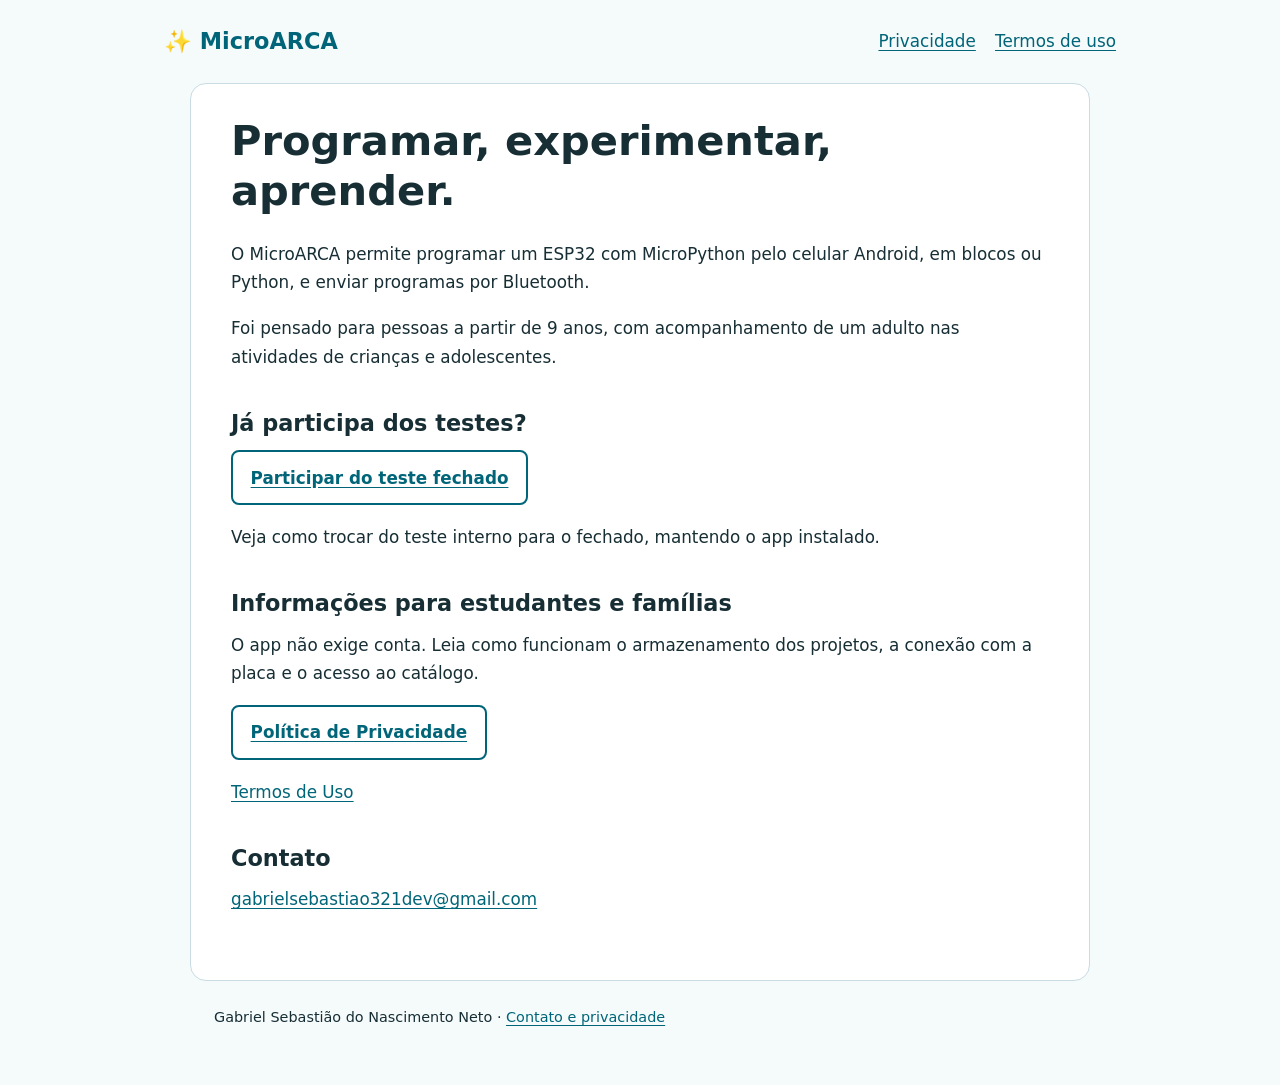
<file: index.html>
<!doctype html>
<html lang="pt-BR"><head><meta charset="utf-8"><meta name="viewport" content="width=device-width,initial-scale=1">
<title>Projeto educacional — MicroARCA</title><meta name="description" content="Informações do projeto educacional MicroARCA.">
<link rel="stylesheet" href="./style.css"></head><body>
<header><a href="./index.html">✨ MicroARCA</a><nav aria-label="Documentos"><a href="./privacidade/">Privacidade</a><a href="./termos/">Termos de uso</a></nav></header>
<main><h1>Programar, experimentar, aprender.</h1>
<p>O MicroARCA permite programar um ESP32 com MicroPython pelo celular Android, em blocos ou Python, e enviar programas por Bluetooth.</p>
<p>Foi pensado para pessoas a partir de 9 anos, com acompanhamento de um adulto nas atividades de crianças e adolescentes.</p>
<h2>Já participa dos testes?</h2><p><a class="primary" href="teste/">Participar do teste fechado</a></p><p>Veja como trocar do teste interno para o fechado, mantendo o app instalado.</p>
<h2>Informações para estudantes e famílias</h2><p>O app não exige conta. Leia como funcionam o armazenamento dos projetos, a conexão com a placa e o acesso ao catálogo.</p>
<p><a class="primary" href="privacidade/">Política de Privacidade</a></p><p><a href="termos/">Termos de Uso</a></p>
<h2>Contato</h2><p><a href="mailto:gabrielsebastiao321dev@gmail.com">gabrielsebastiao321dev@gmail.com</a></p></main><footer>Gabriel Sebastião do Nascimento Neto · <a href="mailto:gabrielsebastiao321dev@gmail.com">Contato e privacidade</a></footer></body></html>
</file>
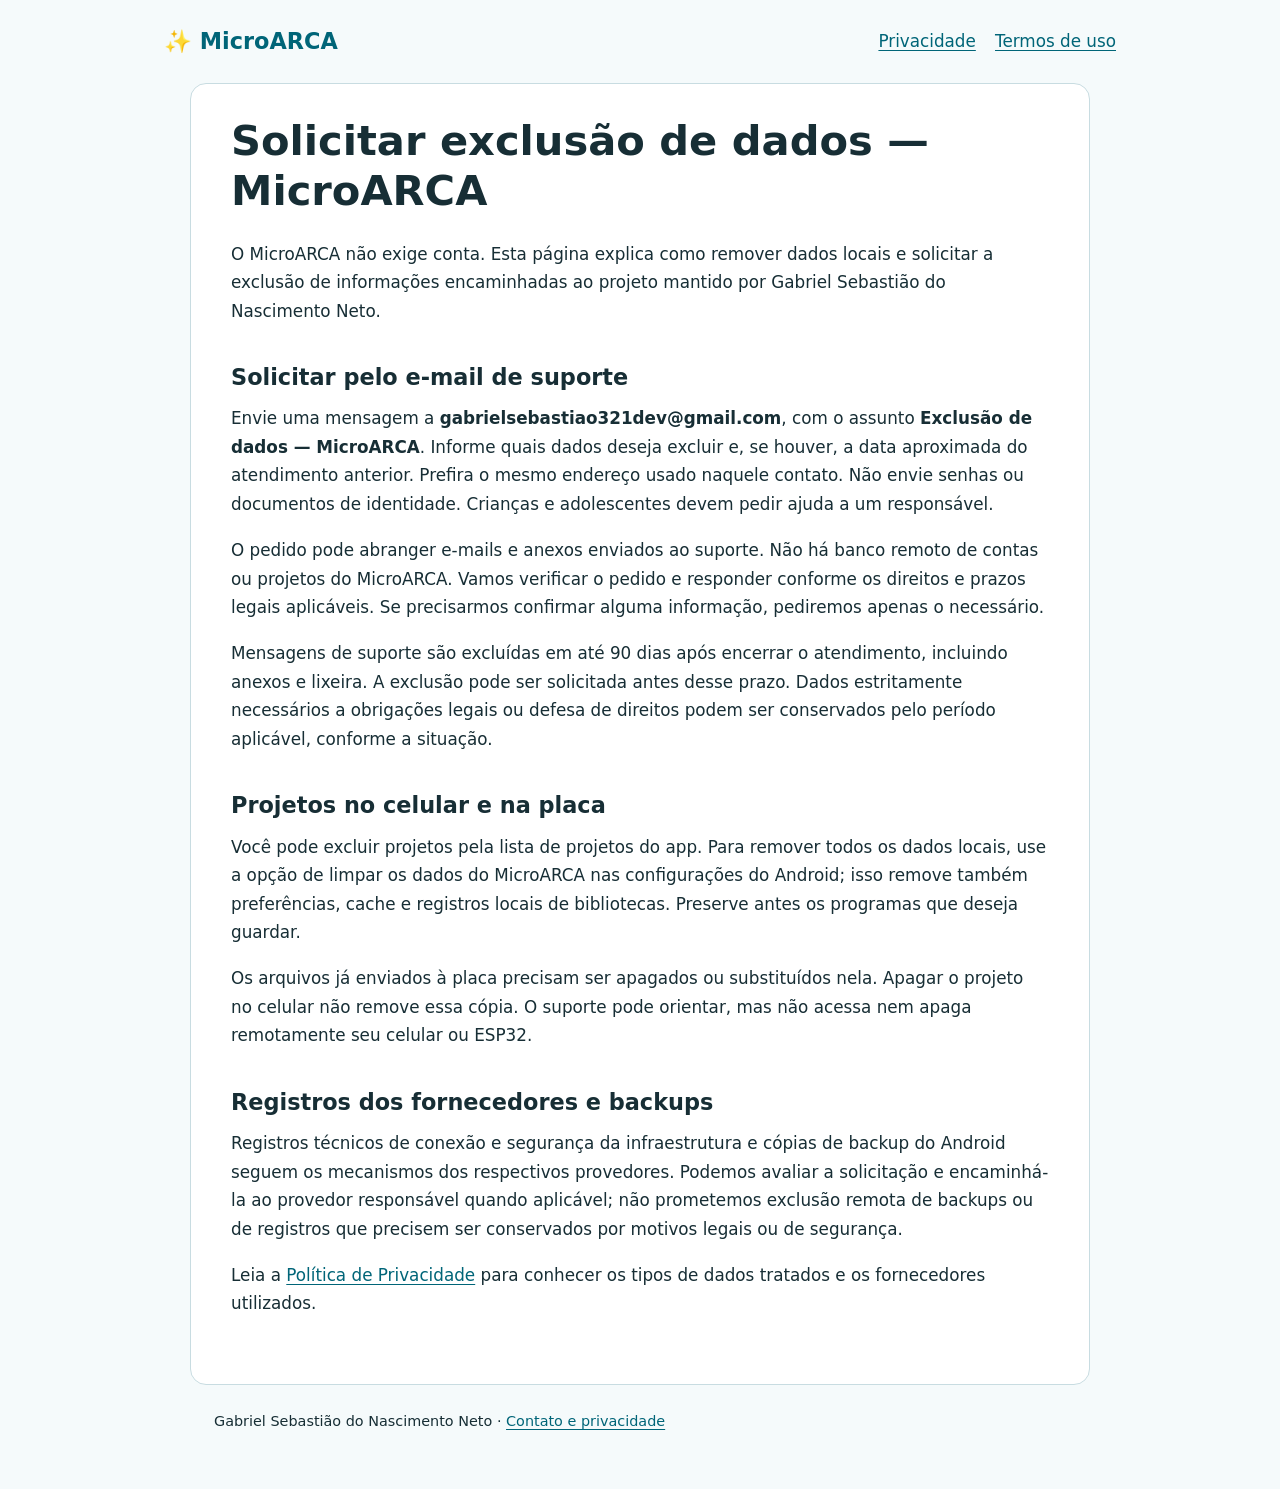
<file: exclusao/index.html>
<!doctype html>
<html lang="pt-BR"><head><meta charset="utf-8"><meta name="viewport" content="width=device-width,initial-scale=1">
<title>Solicitar exclusão de dados — MicroARCA</title><meta name="description" content="Informações do projeto educacional MicroARCA.">
<link rel="stylesheet" href="../style.css"></head><body>
<header><a href="../index.html">✨ MicroARCA</a><nav aria-label="Documentos"><a href="../privacidade/">Privacidade</a><a href="../termos/">Termos de uso</a></nav></header>
<main><h1>Solicitar exclusão de dados — MicroARCA</h1>
<p>O MicroARCA não exige conta. Esta página explica como remover dados locais e solicitar a exclusão de informações encaminhadas ao projeto mantido por Gabriel Sebastião do Nascimento Neto.</p>
<h2>Solicitar pelo e-mail de suporte</h2>
<p>Envie uma mensagem a <strong>gabrielsebastiao321dev@gmail.com</strong>, com o assunto <strong>Exclusão de dados — MicroARCA</strong>. Informe quais dados deseja excluir e, se houver, a data aproximada do atendimento anterior. Prefira o mesmo endereço usado naquele contato. Não envie senhas ou documentos de identidade. Crianças e adolescentes devem pedir ajuda a um responsável.</p>
<p>O pedido pode abranger e-mails e anexos enviados ao suporte. Não há banco remoto de contas ou projetos do MicroARCA. Vamos verificar o pedido e responder conforme os direitos e prazos legais aplicáveis. Se precisarmos confirmar alguma informação, pediremos apenas o necessário.</p>
<p>Mensagens de suporte são excluídas em até 90 dias após encerrar o atendimento, incluindo anexos e lixeira. A exclusão pode ser solicitada antes desse prazo. Dados estritamente necessários a obrigações legais ou defesa de direitos podem ser conservados pelo período aplicável, conforme a situação.</p>
<h2>Projetos no celular e na placa</h2>
<p>Você pode excluir projetos pela lista de projetos do app. Para remover todos os dados locais, use a opção de limpar os dados do MicroARCA nas configurações do Android; isso remove também preferências, cache e registros locais de bibliotecas. Preserve antes os programas que deseja guardar.</p>
<p>Os arquivos já enviados à placa precisam ser apagados ou substituídos nela. Apagar o projeto no celular não remove essa cópia. O suporte pode orientar, mas não acessa nem apaga remotamente seu celular ou ESP32.</p>
<h2>Registros dos fornecedores e backups</h2>
<p>Registros técnicos de conexão e segurança da infraestrutura e cópias de backup do Android seguem os mecanismos dos respectivos provedores. Podemos avaliar a solicitação e encaminhá-la ao provedor responsável quando aplicável; não prometemos exclusão remota de backups ou de registros que precisem ser conservados por motivos legais ou de segurança.</p>
<p>Leia a <a href="../privacidade/">Política de Privacidade</a> para conhecer os tipos de dados tratados e os fornecedores utilizados.</p></main><footer>Gabriel Sebastião do Nascimento Neto · <a href="mailto:gabrielsebastiao321dev@gmail.com">Contato e privacidade</a></footer></body></html>
</file>
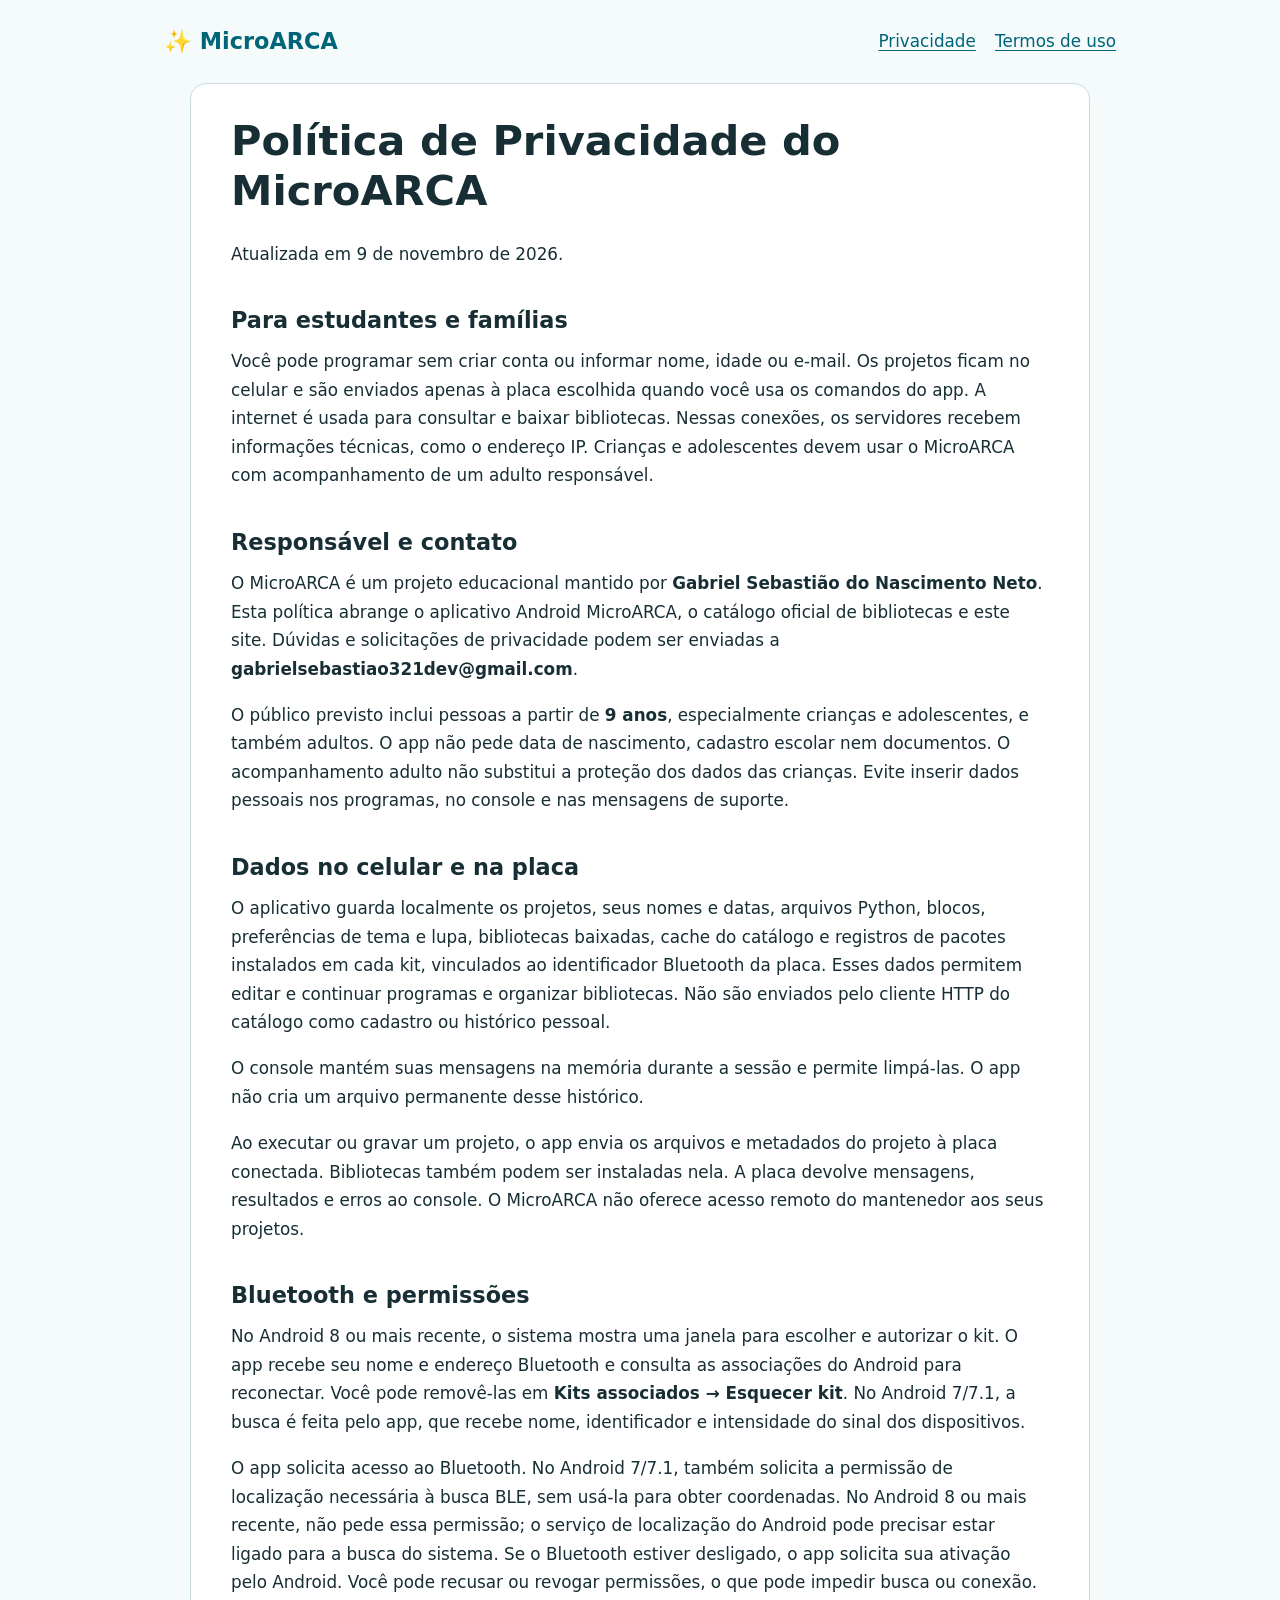
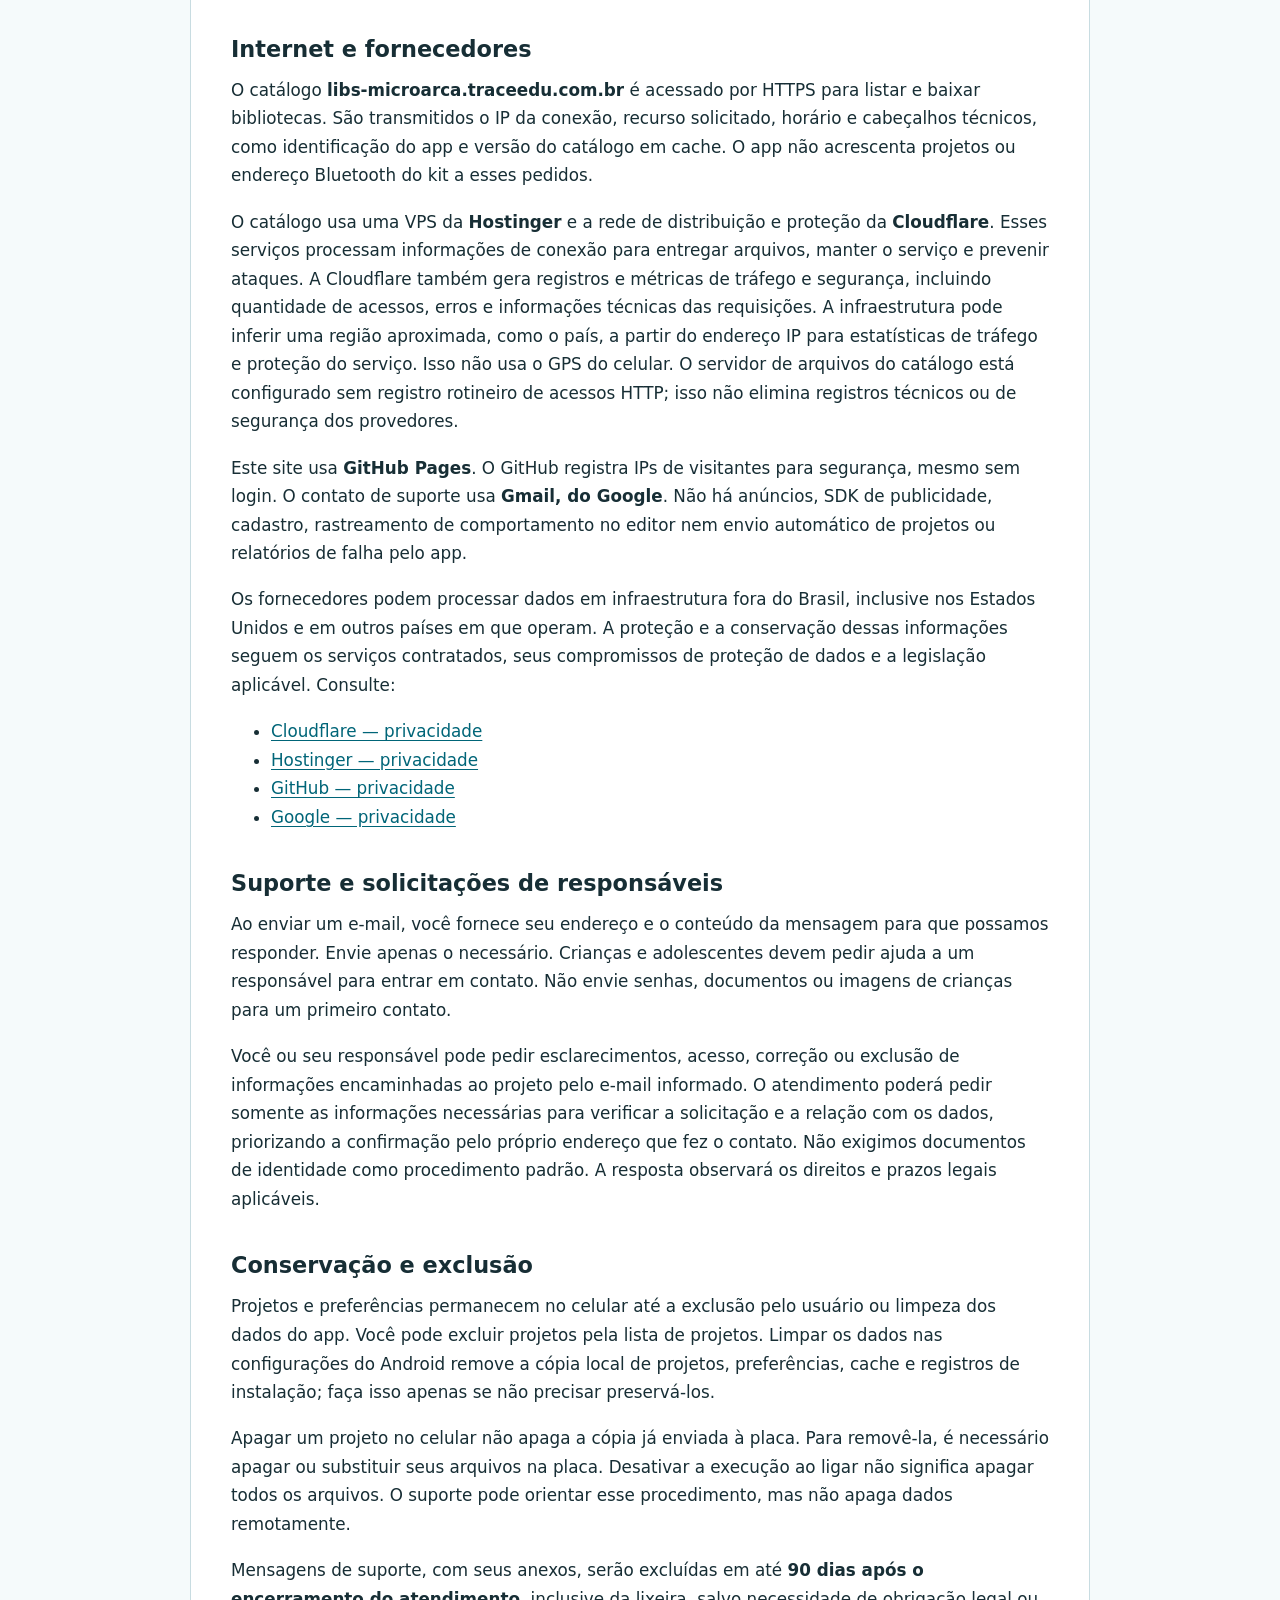
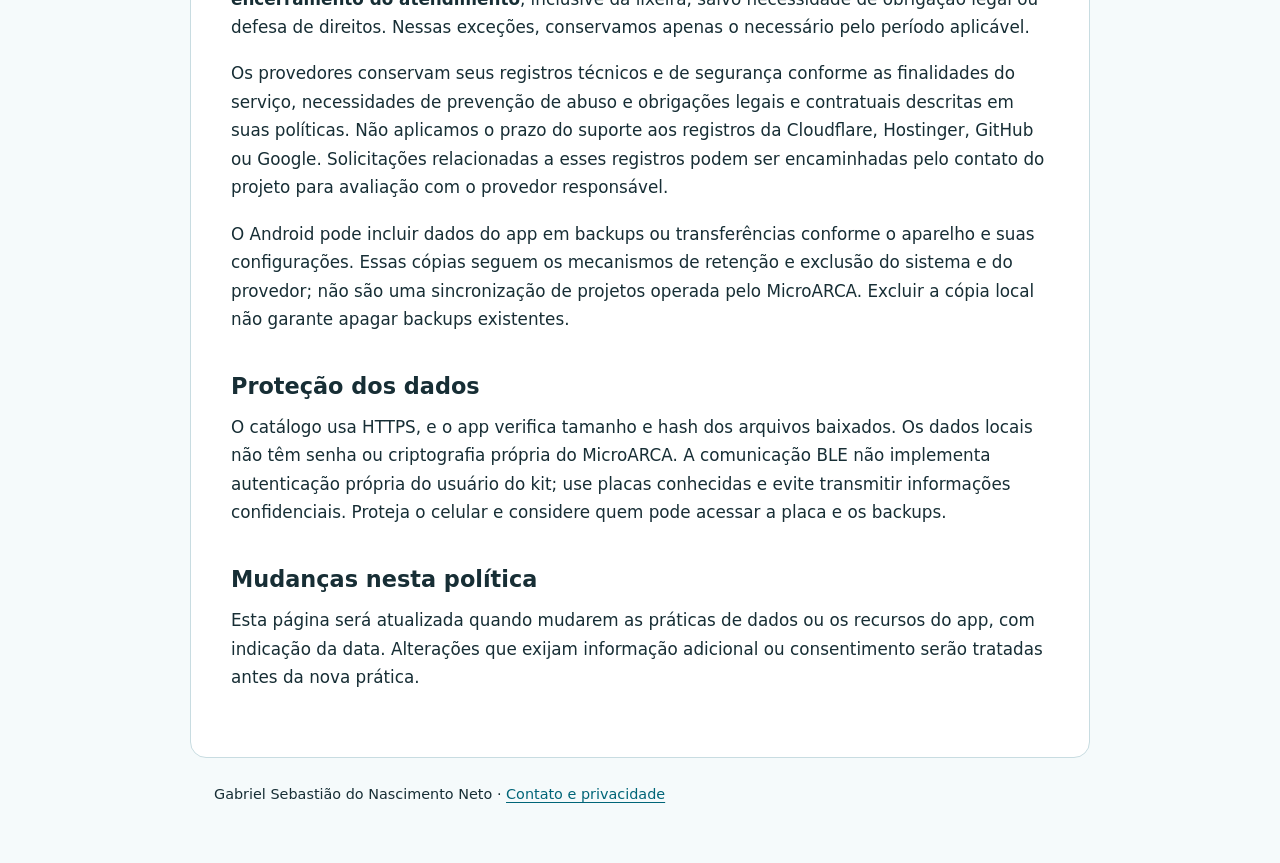
<file: privacidade/index.html>
<!doctype html>
<html lang="pt-BR"><head><meta charset="utf-8"><meta name="viewport" content="width=device-width,initial-scale=1">
<title>Política de Privacidade — MicroARCA</title><meta name="description" content="Informações do projeto educacional MicroARCA.">
<link rel="stylesheet" href="../style.css"></head><body>
<header><a href="../index.html">✨ MicroARCA</a><nav aria-label="Documentos"><a href="../privacidade/">Privacidade</a><a href="../termos/">Termos de uso</a></nav></header>
<main><h1>Política de Privacidade do MicroARCA</h1>
<p>Atualizada em 9 de novembro de 2026.</p>
<h2>Para estudantes e famílias</h2>
<p>Você pode programar sem criar conta ou informar nome, idade ou e-mail. Os projetos ficam no celular e são enviados apenas à placa escolhida quando você usa os comandos do app. A internet é usada para consultar e baixar bibliotecas. Nessas conexões, os servidores recebem informações técnicas, como o endereço IP. Crianças e adolescentes devem usar o MicroARCA com acompanhamento de um adulto responsável.</p>
<h2>Responsável e contato</h2>
<p>O MicroARCA é um projeto educacional mantido por <strong>Gabriel Sebastião do Nascimento Neto</strong>. Esta política abrange o aplicativo Android MicroARCA, o catálogo oficial de bibliotecas e este site. Dúvidas e solicitações de privacidade podem ser enviadas a <strong>gabrielsebastiao321dev@gmail.com</strong>.</p>
<p>O público previsto inclui pessoas a partir de <strong>9 anos</strong>, especialmente crianças e adolescentes, e também adultos. O app não pede data de nascimento, cadastro escolar nem documentos. O acompanhamento adulto não substitui a proteção dos dados das crianças. Evite inserir dados pessoais nos programas, no console e nas mensagens de suporte.</p>
<h2>Dados no celular e na placa</h2>
<p>O aplicativo guarda localmente os projetos, seus nomes e datas, arquivos Python, blocos, preferências de tema e lupa, bibliotecas baixadas, cache do catálogo e registros de pacotes instalados em cada kit, vinculados ao identificador Bluetooth da placa. Esses dados permitem editar e continuar programas e organizar bibliotecas. Não são enviados pelo cliente HTTP do catálogo como cadastro ou histórico pessoal.</p>
<p>O console mantém suas mensagens na memória durante a sessão e permite limpá-las. O app não cria um arquivo permanente desse histórico.</p>
<p>Ao executar ou gravar um projeto, o app envia os arquivos e metadados do projeto à placa conectada. Bibliotecas também podem ser instaladas nela. A placa devolve mensagens, resultados e erros ao console. O MicroARCA não oferece acesso remoto do mantenedor aos seus projetos.</p>
<h2>Bluetooth e permissões</h2>
<p>No Android 8 ou mais recente, o sistema mostra uma janela para escolher e autorizar o kit. O app recebe seu nome e endereço Bluetooth e consulta as associações do Android para reconectar. Você pode removê-las em <strong>Kits associados → Esquecer kit</strong>. No Android 7/7.1, a busca é feita pelo app, que recebe nome, identificador e intensidade do sinal dos dispositivos.</p>
<p>O app solicita acesso ao Bluetooth. No Android 7/7.1, também solicita a permissão de localização necessária à busca BLE, sem usá-la para obter coordenadas. No Android 8 ou mais recente, não pede essa permissão; o serviço de localização do Android pode precisar estar ligado para a busca do sistema. Se o Bluetooth estiver desligado, o app solicita sua ativação pelo Android. Você pode recusar ou revogar permissões, o que pode impedir busca ou conexão.</p>
<h2>Internet e fornecedores</h2>
<p>O catálogo <strong>libs-microarca.traceedu.com.br</strong> é acessado por HTTPS para listar e baixar bibliotecas. São transmitidos o IP da conexão, recurso solicitado, horário e cabeçalhos técnicos, como identificação do app e versão do catálogo em cache. O app não acrescenta projetos ou endereço Bluetooth do kit a esses pedidos.</p>
<p>O catálogo usa uma VPS da <strong>Hostinger</strong> e a rede de distribuição e proteção da <strong>Cloudflare</strong>. Esses serviços processam informações de conexão para entregar arquivos, manter o serviço e prevenir ataques. A Cloudflare também gera registros e métricas de tráfego e segurança, incluindo quantidade de acessos, erros e informações técnicas das requisições. A infraestrutura pode inferir uma região aproximada, como o país, a partir do endereço IP para estatísticas de tráfego e proteção do serviço. Isso não usa o GPS do celular. O servidor de arquivos do catálogo está configurado sem registro rotineiro de acessos HTTP; isso não elimina registros técnicos ou de segurança dos provedores.</p>
<p>Este site usa <strong>GitHub Pages</strong>. O GitHub registra IPs de visitantes para segurança, mesmo sem login. O contato de suporte usa <strong>Gmail, do Google</strong>. Não há anúncios, SDK de publicidade, cadastro, rastreamento de comportamento no editor nem envio automático de projetos ou relatórios de falha pelo app.</p>
<p>Os fornecedores podem processar dados em infraestrutura fora do Brasil, inclusive nos Estados Unidos e em outros países em que operam. A proteção e a conservação dessas informações seguem os serviços contratados, seus compromissos de proteção de dados e a legislação aplicável. Consulte:</p>
<ul><li><a href="https://www.cloudflare.com/privacypolicy/">Cloudflare — privacidade</a></li><li><a href="https://www.hostinger.com/legal/privacy-policy">Hostinger — privacidade</a></li><li><a href="https://docs.github.com/en/site-policy/privacy-policies/github-general-privacy-statement">GitHub — privacidade</a></li><li><a href="https://policies.google.com/privacy?hl=pt-BR">Google — privacidade</a></li></ul>
<h2>Suporte e solicitações de responsáveis</h2>
<p>Ao enviar um e-mail, você fornece seu endereço e o conteúdo da mensagem para que possamos responder. Envie apenas o necessário. Crianças e adolescentes devem pedir ajuda a um responsável para entrar em contato. Não envie senhas, documentos ou imagens de crianças para um primeiro contato.</p>
<p>Você ou seu responsável pode pedir esclarecimentos, acesso, correção ou exclusão de informações encaminhadas ao projeto pelo e-mail informado. O atendimento poderá pedir somente as informações necessárias para verificar a solicitação e a relação com os dados, priorizando a confirmação pelo próprio endereço que fez o contato. Não exigimos documentos de identidade como procedimento padrão. A resposta observará os direitos e prazos legais aplicáveis.</p>
<h2>Conservação e exclusão</h2>
<p>Projetos e preferências permanecem no celular até a exclusão pelo usuário ou limpeza dos dados do app. Você pode excluir projetos pela lista de projetos. Limpar os dados nas configurações do Android remove a cópia local de projetos, preferências, cache e registros de instalação; faça isso apenas se não precisar preservá-los.</p>
<p>Apagar um projeto no celular não apaga a cópia já enviada à placa. Para removê-la, é necessário apagar ou substituir seus arquivos na placa. Desativar a execução ao ligar não significa apagar todos os arquivos. O suporte pode orientar esse procedimento, mas não apaga dados remotamente.</p>
<p>Mensagens de suporte, com seus anexos, serão excluídas em até <strong>90 dias após o encerramento do atendimento</strong>, inclusive da lixeira, salvo necessidade de obrigação legal ou defesa de direitos. Nessas exceções, conservamos apenas o necessário pelo período aplicável.</p>
<p>Os provedores conservam seus registros técnicos e de segurança conforme as finalidades do serviço, necessidades de prevenção de abuso e obrigações legais e contratuais descritas em suas políticas. Não aplicamos o prazo do suporte aos registros da Cloudflare, Hostinger, GitHub ou Google. Solicitações relacionadas a esses registros podem ser encaminhadas pelo contato do projeto para avaliação com o provedor responsável.</p>
<p>O Android pode incluir dados do app em backups ou transferências conforme o aparelho e suas configurações. Essas cópias seguem os mecanismos de retenção e exclusão do sistema e do provedor; não são uma sincronização de projetos operada pelo MicroARCA. Excluir a cópia local não garante apagar backups existentes.</p>
<h2>Proteção dos dados</h2>
<p>O catálogo usa HTTPS, e o app verifica tamanho e hash dos arquivos baixados. Os dados locais não têm senha ou criptografia própria do MicroARCA. A comunicação BLE não implementa autenticação própria do usuário do kit; use placas conhecidas e evite transmitir informações confidenciais. Proteja o celular e considere quem pode acessar a placa e os backups.</p>
<h2>Mudanças nesta política</h2>
<p>Esta página será atualizada quando mudarem as práticas de dados ou os recursos do app, com indicação da data. Alterações que exijam informação adicional ou consentimento serão tratadas antes da nova prática.</p></main><footer>Gabriel Sebastião do Nascimento Neto · <a href="mailto:gabrielsebastiao321dev@gmail.com">Contato e privacidade</a></footer></body></html>
</file>
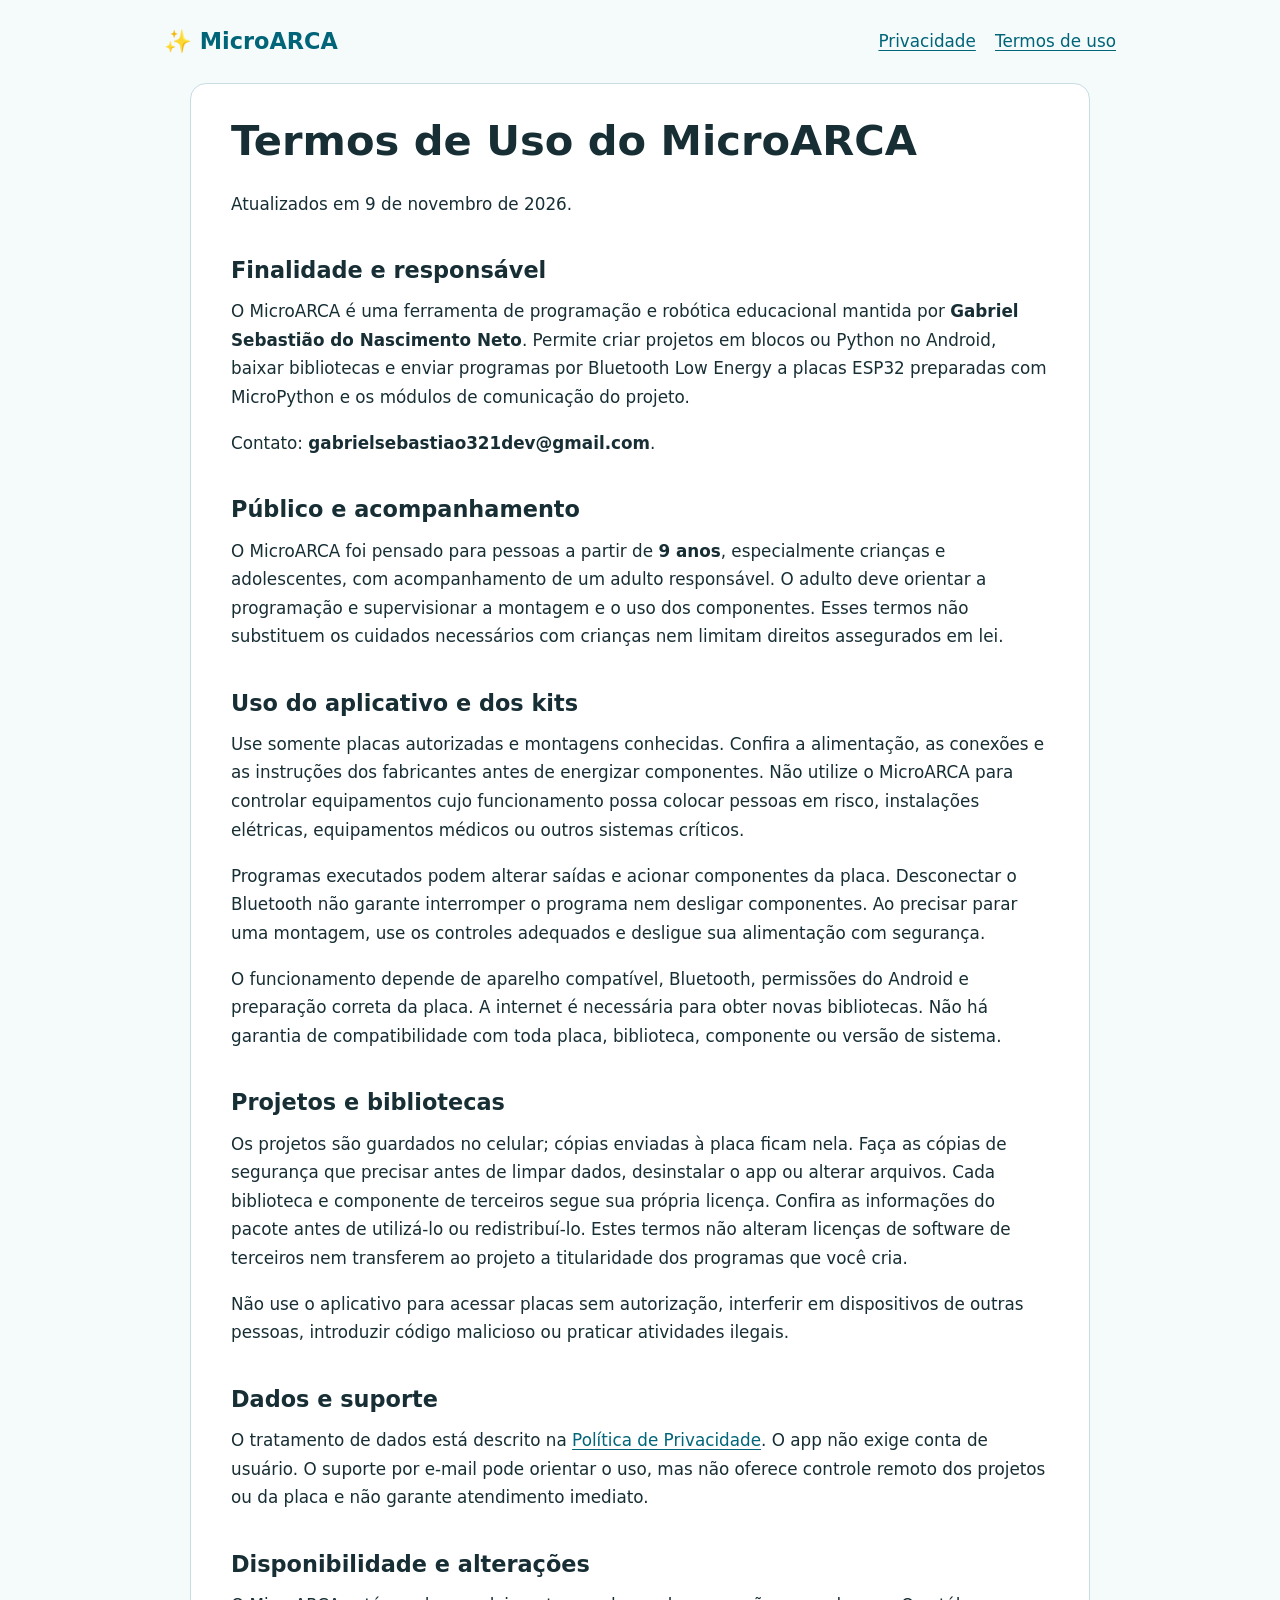
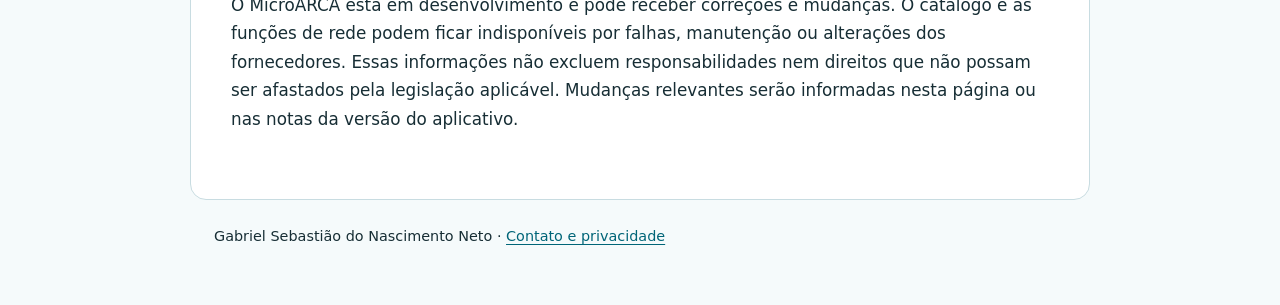
<file: termos/index.html>
<!doctype html>
<html lang="pt-BR"><head><meta charset="utf-8"><meta name="viewport" content="width=device-width,initial-scale=1">
<title>Termos de Uso — MicroARCA</title><meta name="description" content="Informações do projeto educacional MicroARCA.">
<link rel="stylesheet" href="../style.css"></head><body>
<header><a href="../index.html">✨ MicroARCA</a><nav aria-label="Documentos"><a href="../privacidade/">Privacidade</a><a href="../termos/">Termos de uso</a></nav></header>
<main><h1>Termos de Uso do MicroARCA</h1>
<p>Atualizados em 9 de novembro de 2026.</p>
<h2>Finalidade e responsável</h2>
<p>O MicroARCA é uma ferramenta de programação e robótica educacional mantida por <strong>Gabriel Sebastião do Nascimento Neto</strong>. Permite criar projetos em blocos ou Python no Android, baixar bibliotecas e enviar programas por Bluetooth Low Energy a placas ESP32 preparadas com MicroPython e os módulos de comunicação do projeto.</p>
<p>Contato: <strong>gabrielsebastiao321dev@gmail.com</strong>.</p>
<h2>Público e acompanhamento</h2>
<p>O MicroARCA foi pensado para pessoas a partir de <strong>9 anos</strong>, especialmente crianças e adolescentes, com acompanhamento de um adulto responsável. O adulto deve orientar a programação e supervisionar a montagem e o uso dos componentes. Esses termos não substituem os cuidados necessários com crianças nem limitam direitos assegurados em lei.</p>
<h2>Uso do aplicativo e dos kits</h2>
<p>Use somente placas autorizadas e montagens conhecidas. Confira a alimentação, as conexões e as instruções dos fabricantes antes de energizar componentes. Não utilize o MicroARCA para controlar equipamentos cujo funcionamento possa colocar pessoas em risco, instalações elétricas, equipamentos médicos ou outros sistemas críticos.</p>
<p>Programas executados podem alterar saídas e acionar componentes da placa. Desconectar o Bluetooth não garante interromper o programa nem desligar componentes. Ao precisar parar uma montagem, use os controles adequados e desligue sua alimentação com segurança.</p>
<p>O funcionamento depende de aparelho compatível, Bluetooth, permissões do Android e preparação correta da placa. A internet é necessária para obter novas bibliotecas. Não há garantia de compatibilidade com toda placa, biblioteca, componente ou versão de sistema.</p>
<h2>Projetos e bibliotecas</h2>
<p>Os projetos são guardados no celular; cópias enviadas à placa ficam nela. Faça as cópias de segurança que precisar antes de limpar dados, desinstalar o app ou alterar arquivos. Cada biblioteca e componente de terceiros segue sua própria licença. Confira as informações do pacote antes de utilizá-lo ou redistribuí-lo. Estes termos não alteram licenças de software de terceiros nem transferem ao projeto a titularidade dos programas que você cria.</p>
<p>Não use o aplicativo para acessar placas sem autorização, interferir em dispositivos de outras pessoas, introduzir código malicioso ou praticar atividades ilegais.</p>
<h2>Dados e suporte</h2>
<p>O tratamento de dados está descrito na <a href="../privacidade/">Política de Privacidade</a>. O app não exige conta de usuário. O suporte por e-mail pode orientar o uso, mas não oferece controle remoto dos projetos ou da placa e não garante atendimento imediato.</p>
<h2>Disponibilidade e alterações</h2>
<p>O MicroARCA está em desenvolvimento e pode receber correções e mudanças. O catálogo e as funções de rede podem ficar indisponíveis por falhas, manutenção ou alterações dos fornecedores. Essas informações não excluem responsabilidades nem direitos que não possam ser afastados pela legislação aplicável. Mudanças relevantes serão informadas nesta página ou nas notas da versão do aplicativo.</p></main><footer>Gabriel Sebastião do Nascimento Neto · <a href="mailto:gabrielsebastiao321dev@gmail.com">Contato e privacidade</a></footer></body></html>
</file>
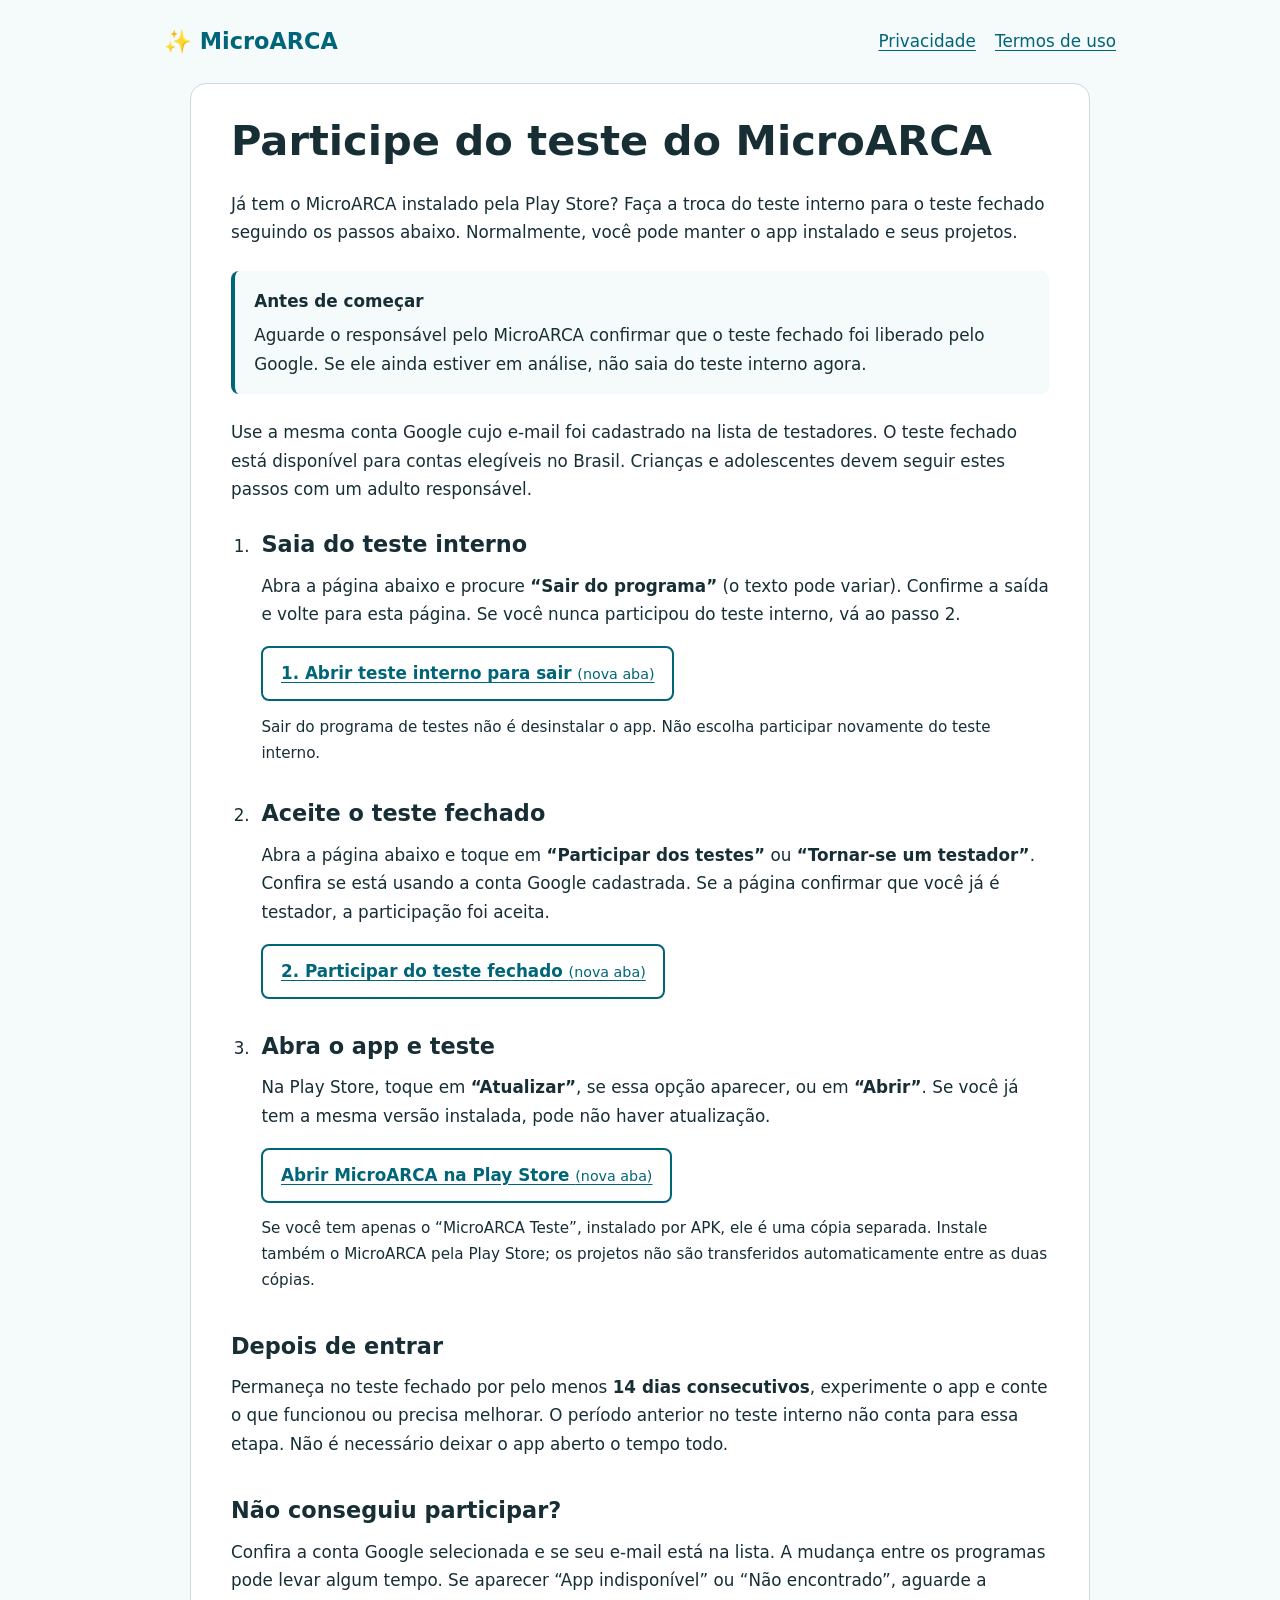
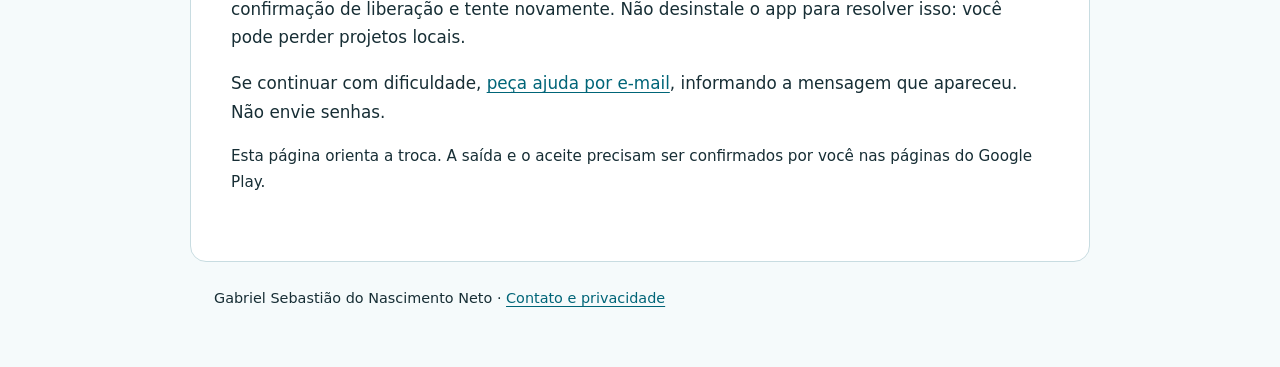
<file: teste/index.html>
<!doctype html>
<html lang="pt-BR"><head><meta charset="utf-8"><meta name="viewport" content="width=device-width,initial-scale=1">
<title>Participar do teste — MicroARCA</title><meta name="description" content="Informações do projeto educacional MicroARCA.">
<link rel="stylesheet" href="../style.css"></head><body>
<header><a href="../index.html">✨ MicroARCA</a><nav aria-label="Documentos"><a href="../privacidade/">Privacidade</a><a href="../termos/">Termos de uso</a></nav></header>
<main><h1>Participe do teste do MicroARCA</h1>
<p>Já tem o MicroARCA instalado pela Play Store? Faça a troca do teste interno para o teste fechado seguindo os passos abaixo. Normalmente, você pode manter o app instalado e seus projetos.</p>
<aside class="notice"><strong>Antes de começar</strong><p>Aguarde o responsável pelo MicroARCA confirmar que o teste fechado foi liberado pelo Google. Se ele ainda estiver em análise, não saia do teste interno agora.</p></aside>
<p>Use a mesma conta Google cujo e-mail foi cadastrado na lista de testadores. O teste fechado está disponível para contas elegíveis no Brasil. Crianças e adolescentes devem seguir estes passos com um adulto responsável.</p>
<ol class="steps">
<li><h2>Saia do teste interno</h2><p>Abra a página abaixo e procure <strong>“Sair do programa”</strong> (o texto pode variar). Confirme a saída e volte para esta página. Se você nunca participou do teste interno, vá ao passo 2.</p>
<a class="primary" href="https://play.google.com/apps/internaltest/4701591841979490149" target="_blank" rel="noopener noreferrer">1. Abrir teste interno para sair <span class="new-tab">(nova aba)</span></a>
<p class="hint">Sair do programa de testes não é desinstalar o app. Não escolha participar novamente do teste interno.</p></li>
<li><h2>Aceite o teste fechado</h2><p>Abra a página abaixo e toque em <strong>“Participar dos testes”</strong> ou <strong>“Tornar-se um testador”</strong>. Confira se está usando a conta Google cadastrada. Se a página confirmar que você já é testador, a participação foi aceita.</p>
<a class="primary" href="https://play.google.com/apps/testing/com.microarca.app" target="_blank" rel="noopener noreferrer">2. Participar do teste fechado <span class="new-tab">(nova aba)</span></a></li>
<li><h2>Abra o app e teste</h2><p>Na Play Store, toque em <strong>“Atualizar”</strong>, se essa opção aparecer, ou em <strong>“Abrir”</strong>. Se você já tem a mesma versão instalada, pode não haver atualização.</p>
<a class="primary" href="https://play.google.com/store/apps/details?id=com.microarca.app" target="_blank" rel="noopener noreferrer">Abrir MicroARCA na Play Store <span class="new-tab">(nova aba)</span></a>
<p class="hint">Se você tem apenas o “MicroARCA Teste”, instalado por APK, ele é uma cópia separada. Instale também o MicroARCA pela Play Store; os projetos não são transferidos automaticamente entre as duas cópias.</p></li>
</ol>
<h2>Depois de entrar</h2><p>Permaneça no teste fechado por pelo menos <strong>14 dias consecutivos</strong>, experimente o app e conte o que funcionou ou precisa melhorar. O período anterior no teste interno não conta para essa etapa. Não é necessário deixar o app aberto o tempo todo.</p>
<h2>Não conseguiu participar?</h2><p>Confira a conta Google selecionada e se seu e-mail está na lista. A mudança entre os programas pode levar algum tempo. Se aparecer “App indisponível” ou “Não encontrado”, aguarde a confirmação de liberação e tente novamente. Não desinstale o app para resolver isso: você pode perder projetos locais.</p>
<p>Se continuar com dificuldade, <a href="mailto:gabrielsebastiao321dev@gmail.com?subject=Ajuda%20para%20participar%20do%20teste%20MicroARCA">peça ajuda por e-mail</a>, informando a mensagem que apareceu. Não envie senhas.</p>
<p class="hint">Esta página orienta a troca. A saída e o aceite precisam ser confirmados por você nas páginas do Google Play.</p></main><footer>Gabriel Sebastião do Nascimento Neto · <a href="mailto:gabrielsebastiao321dev@gmail.com">Contato e privacidade</a></footer></body></html>
</file>
<file: style.css>
:root{color-scheme:light dark;--bg:#f5fafb;--fg:#172e35;--card:#fff;--link:#006578;--line:#c8dce1}
*{box-sizing:border-box}body{margin:0;background:var(--bg);color:var(--fg);font:1.05rem/1.7 system-ui,sans-serif}
a{color:var(--link);text-underline-offset:.2em;overflow-wrap:anywhere}a:focus-visible{outline:3px solid #dc9500;outline-offset:4px}
header{max-width:1000px;margin:auto;padding:1.4rem 1.5rem;display:flex;gap:1rem;justify-content:space-between;align-items:center;flex-wrap:wrap}
header>a{font-size:1.4rem;font-weight:750;text-decoration:none}nav{display:flex;gap:1.2rem;flex-wrap:wrap}
main{max-width:900px;margin:0 auto;padding:2rem 2.5rem 3rem;background:var(--card);border:1px solid var(--line);border-radius:16px}
h1{font-size:clamp(1.8rem,5vw,2.6rem);line-height:1.2;margin:0 0 1.5rem}h2{font-size:1.4rem;line-height:1.35;margin:2.3rem 0 .75rem}p{margin:0 0 1.1rem}
footer{max-width:900px;margin:1.5rem auto;padding:0 1.5rem 2rem;font-size:.9rem}.primary{display:inline-block;padding:.7rem 1.1rem;border:2px solid var(--link);border-radius:8px;font-weight:650}
.notice{padding:1rem 1.2rem;border-left:4px solid var(--link);background:var(--bg);border-radius:8px;margin:1.5rem 0}.notice p{margin:.35rem 0 0}.steps{padding-left:1.5rem}.steps li{padding-left:.4rem;margin-bottom:2rem}.steps h2{margin-top:1.6rem}.hint{font-size:.95rem;margin-top:.85rem}.new-tab{font-size:.85em;font-weight:400}
@media(max-width:600px){main{margin:0 .7rem;padding:1.5rem 1.1rem}header{padding:1rem}nav{gap:1rem}}
@media(prefers-color-scheme:dark){:root{--bg:#122026;--fg:#e0edf1;--card:#1c3038;--link:#70d9ec;--line:#3e5a66}}
@media print{header,footer{display:none}main{border:0;padding:0}body{background:#fff;color:#000}a{color:#000}}
</file>
